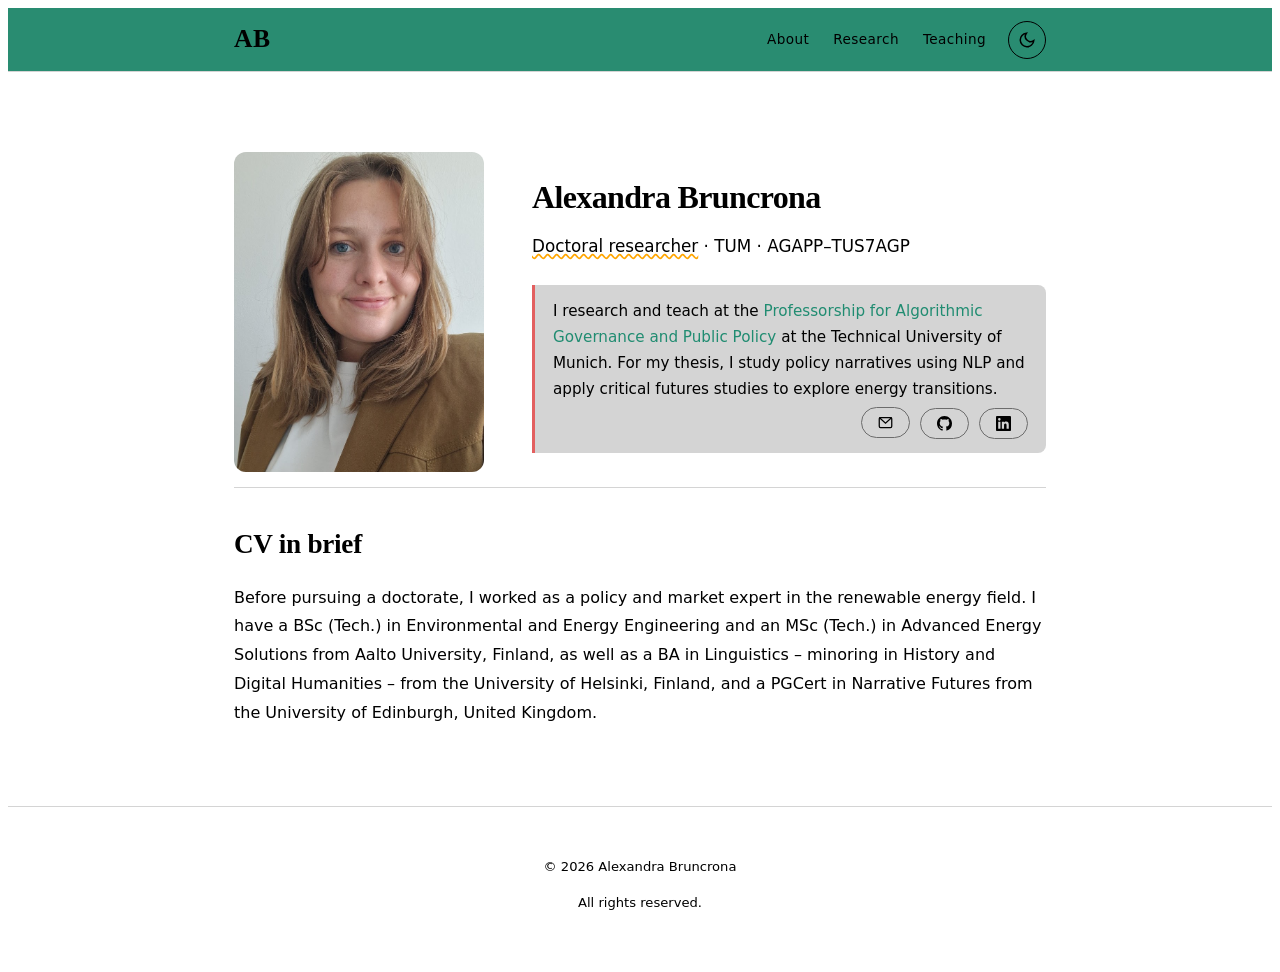
<file: index.html>
<!DOCTYPE html>
<html lang="en" data-theme="light">
<head>
    <meta charset="UTF-8">
    <meta name="viewport" content="width=device-width, initial-scale=1.0">
    <title>Alexandra Bruncrona</title>
    <meta name="description" content="Alexandra Bruncrona — Researcher.">
    <link rel="icon" href="favicon.png" type="image/png">
    
    <!-- Fonts and Icons -->
    <link rel="preconnect" href="https://fonts.googleapis.com">
    <link rel="preconnect" href="https://fonts.gstatic.com" crossorigin>
    <link href="https://fonts.googleapis.com/css2?family=Playfair+Display:ital,wght@0,400;0,500;0,600;0,700;1,400;1,500&display=swap" rel="stylesheet">
    <link href="https://fonts.googleapis.com/css2?family=Kalam:wght@700&display=swap" rel="stylesheet">
    <link rel="stylesheet" href="style.css">
</head>
<body>

    <!-- ══════ NAVIGATION ══════ -->
    <nav>
        <div class="nav-inner">
            <a href="index.html" class="nav-name">AB</a>
            <div class="nav-right">
                <button class="nav-toggle" onclick="document.querySelector('.nav-links').classList.toggle('active')" aria-label="Toggle menu">
                    <span></span><span></span><span></span>
                </button>
                
                <!-- Notice how these links now point to actual .html files! -->
                <ul class="nav-links">
                    <li><a href="index.html">About</a></li>
                    <li><a href="research.html">Research</a></li>
                    <li><a href="teaching.html">Teaching</a></li>
                </ul>
                
                <button class="theme-toggle" onclick="toggleTheme()" aria-label="Toggle dark mode">
                    <svg class="sun" width="18" height="18" viewBox="0 0 24 24" fill="none" stroke="currentColor" stroke-width="2"><circle cx="12" cy="12" r="5"/><path d="M12 1v2M12 21v2M4.22 4.22l1.42 1.42M18.36 18.36l1.42 1.42M1 12h2M21 12h2M4.22 19.78l1.42-1.42M18.36 5.64l1.42-1.42"/></svg>
                    <svg class="moon" width="18" height="18" viewBox="0 0 24 24" fill="none" stroke="currentColor" stroke-width="2"><path d="M21 12.79A9 9 0 1111.21 3 7 7 0 0021 12.79z"/></svg>
                </button>
            </div>
        </div>
    </nav>

    <main>
        <!-- ══════ ABOUT (HERO SECTION) ══════ -->
        <section id="about" class="hero">
            <div class="hero-photo-wrapper">
                <img src="photo.jpg" alt="Alexandra Bruncrona" class="hero-photo">
            </div>
            <div class="hero-text">
                <h1>Alexandra Bruncrona</h1>
                <p class="hero-affiliation">
                    <strong>Doctoral researcher</strong> · TUM · AGAPP–TUS7AGP
                </p>
                
            <div class="hero-bio-personal">
                I research and teach at the <a href="https://www.hfp.tum.de/agapp/home/">Professorship for Algorithmic Governance and Public Policy</a> at the Technical University of Munich.
                For my thesis, I study policy narratives using NLP and apply critical futures studies to explore energy transitions.  
                <div class="hero-links" style="margin-top: 5px;flex-wrap: nowrap; gap: 10px; align-items: center; justify-content: flex-end;">

                    <!-- Email dropdown -->
                    <div style="position: relative;">
                        <button onclick="this.nextElementSibling.classList.toggle('open')" class="hero-link" title="Email" style="background: none; border: 1px solid var(--color-border); cursor: pointer; font-family: var(--font-body);">
                            <svg viewBox="0 0 24 24" fill="none" stroke="currentColor" stroke-width="2"><rect x="2" y="4" width="20" height="16" rx="2"/><path d="M22 4L12 13 2 4"/></svg>
                        </button>
                        <div class="email-dropdown">
                            <a href="mailto:alexandra.bruncrona@tum.de">
                                <svg width="13" height="13" viewBox="0 0 24 24" fill="none" stroke="currentColor" stroke-width="2"><rect x="2" y="4" width="20" height="16" rx="2"/><path d="M22 4L12 13 2 4"/></svg>
                                Work (TUM)
                            </a>
                        </div>
                    </div>
                    <a href="https://github.com/" target="_blank" class="hero-link" title="GitHub">
                        <svg viewBox="0 0 24 24" fill="currentColor"><path d="M12 0C5.37 0 0 5.37 0 12c0 5.31 3.435 9.795 8.205 11.385.6.105.825-.255.825-.57 0-.285-.015-1.23-.015-2.235-3.015.555-3.795-.735-4.035-1.41-.135-.345-.72-1.41-1.23-1.695-.42-.225-1.02-.78-.015-.795.945-.015 1.62.87 1.845 1.23 1.08 1.815 2.805 1.305 3.495.99.105-.78.42-1.305.765-1.605-2.67-.3-5.46-1.335-5.46-5.925 0-1.305.465-2.385 1.23-3.225-.12-.3-.54-1.53.12-3.18 0 0 1.005-.315 3.3 1.23.96-.27 1.98-.405 3-.405s2.04.135 3 .405c2.295-1.56 3.3-1.23 3.3-1.23.66 1.65.24 2.88.12 3.18.765.84 1.23 1.905 1.23 3.225 0 4.605-2.805 5.625-5.475 5.925.435.375.81 1.095.81 2.22 0 1.605-.015 2.895-.015 3.3 0 .315.225.69.825.57A12.02 12.02 0 0024 12c0-6.63-5.37-12-12-12z"/></svg>
                    </a>
                    <a href="https://www.linkedin.com/in/alexandra-bruncrona/" target="_blank" class="hero-link" title="LinkedIn">
                        <svg viewBox="0 0 24 24" fill="currentColor"><path d="M20.447 20.452h-3.554v-5.569c0-1.328-.027-3.037-1.852-3.037-1.853 0-2.136 1.445-2.136 2.939v5.667H9.351V9h3.414v1.561h.046c.477-.9 1.637-1.85 3.37-1.85 3.601 0 4.267 2.37 4.267 5.455v6.286zM5.337 7.433a2.062 2.062 0 01-2.063-2.065 2.064 2.064 0 112.063 2.065zm1.782 13.019H3.555V9h3.564v11.452zM22.225 0H1.771C.792 0 0 .774 0 1.729v20.542C0 23.227.792 24 1.771 24h20.451C23.2 24 24 23.227 24 22.271V1.729C24 .774 23.2 0 22.222 0h.003z"/></svg>
                    </a>
                </div>
            </div>

            </section>

            <!-- ══════ CV ══════ -->
            <section id="cv">
            <h2 class="section-heading">CV in brief</h2>
            <!-- Experience -->
                <p class="hero-bio">
                    Before pursuing a doctorate, I worked as a policy and market expert in the renewable energy field. 
                    I have a BSc (Tech.) in Environmental and Energy Engineering and an MSc (Tech.) in Advanced Energy Solutions from Aalto University, Finland, as well as a BA in Linguistics – minoring in History and Digital Humanities – from the University of Helsinki, Finland, and a PGCert in Narrative Futures from the University of Edinburgh, United Kingdom.
                </p>
                <br>
                <br>
                
            </section>

    </main>

    <!-- ══════ FOOTER ══════ -->
    <footer>
        <p>&copy; 2026 Alexandra Bruncrona </p>
        <p style="margin-top: 4px;">All rights reserved.</p>
    </footer>

    <script src="script.js"></script>
</body>
</html>
</file>
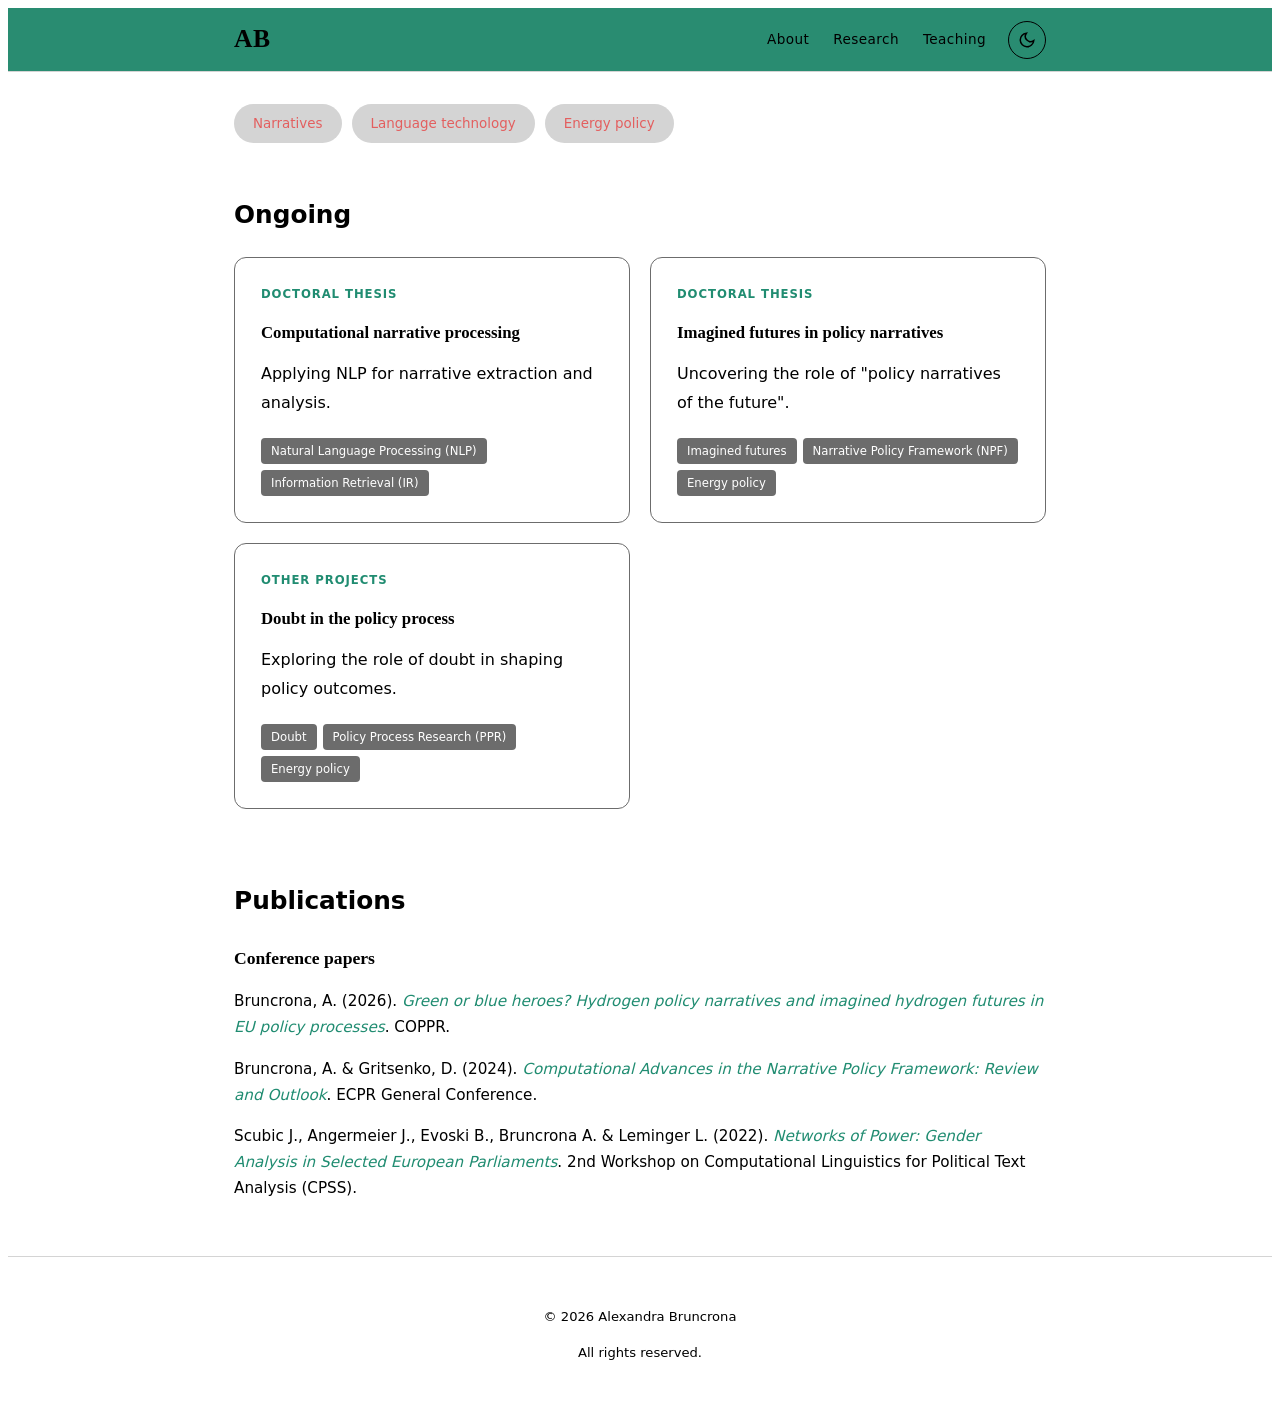
<file: research.html>
<!DOCTYPE html>
<html lang="en" data-theme="light">
<head>
    <meta charset="UTF-8">
    <meta name="viewport" content="width=device-width, initial-scale=1.0">
    <title>Research | Alexandra Bruncrona</title>
    <meta name="description" content="Alexandra Bruncrona's research.">
    <link rel="icon" href="favicon.png" type="image/png">
    
    <link rel="preconnect" href="https://fonts.googleapis.com">
    <link rel="preconnect" href="https://fonts.gstatic.com" crossorigin>
    <link href="https://fonts.googleapis.com/css2?family=Playfair+Display:ital,wght@0,400;0,500;0,600;0,700;1,400;1,500&display=swap" rel="stylesheet">
    <link href="https://fonts.googleapis.com/css2?family=Kalam:wght@700&display=swap" rel="stylesheet">
    <link rel="stylesheet" href="style.css">
</head>
<body>

    <!-- ══════ NAVIGATION ══════ -->
    <nav>
        <div class="nav-inner">
            <a href="index.html" class="nav-name">AB</a>
            <div class="nav-right">
                <button class="nav-toggle" onclick="document.querySelector('.nav-links').classList.toggle('active')" aria-label="Toggle menu">
                    <span></span><span></span><span></span>
                </button>
                <ul class="nav-links">
                    <li><a href="index.html">About</a></li>
                    <li><a href="research.html">Research</a></li>
                    <li><a href="teaching.html">Teaching</a></li>
                </ul>
                <button class="theme-toggle" onclick="toggleTheme()" aria-label="Toggle dark mode">
                    <svg class="sun" width="18" height="18" viewBox="0 0 24 24" fill="none" stroke="currentColor" stroke-width="2"><circle cx="12" cy="12" r="5"/><path d="M12 1v2M12 21v2M4.22 4.22l1.42 1.42M18.36 18.36l1.42 1.42M1 12h2M21 12h2M4.22 19.78l1.42-1.42M18.36 5.64l1.42-1.42"/></svg>
                    <svg class="moon" width="18" height="18" viewBox="0 0 24 24" fill="none" stroke="currentColor" stroke-width="2"><path d="M21 12.79A9 9 0 1111.21 3 7 7 0 0021 12.79z"/></svg>
                </button>
            </div>
        </div>
    </nav>

    <main>
        <div class="research-interests">
            <div class="interest-tags">
                <div class="tag">Narratives
                    <span class="tooltiptext">Narratives are essentially stories.</span>
                </div>
                <span class="tag">Language technology</span>
                <span class="tag">Energy policy</span>
            </div>
        </div>
        <div class="research-interests" style="margin-top: 20px;">
            
<!-- ══════ SUBPAGE HEADER ══════ -->
        <section id="research">
            <h2>Ongoing</h2>
 <!-- ══════PROJECTS ══════ -->
        <div class="subpage-body">
            <div class="projects-grid">                
                <!-- Project 1 -->
                <div class="project-card">
                    <div class="project-label">Doctoral thesis</div>
                    <h3>Computational narrative processing</h3>
                    <p>Applying NLP for narrative extraction and analysis.</p>
                    <div class="project-tools"><span>Natural Language Processing (NLP)</span><span>Information Retrieval (IR)</span></div>
                </div>
                <!-- Project 2 -->
                <div class="project-card">
                    <div class="project-label">Doctoral thesis</div>
                    <h3>Imagined futures in policy narratives</h3>
                    <p>Uncovering the role of "policy narratives of the future".</p>
                    <div class="project-tools"><span>Imagined futures</span><span>Narrative Policy Framework (NPF)</span><span>Energy policy</span></div>
                </div>
                <!-- Project 3 -->
                <div class="project-card">
                    <div class="project-label">Other projects</div>
                    <h3>Doubt in the policy process</h3>
                    <p>Exploring the role of doubt in shaping policy outcomes.</p>
                    <div class="project-tools"><span>Doubt</span><span>Policy Process Research (PPR)</span><span>Energy policy</span></div>
                </div>
            </div>
        </div>

        <!-- ══════ RESEARCH OUTPUT ══════ -->
            <h2>Publications</h2>           
                <h3>Conference papers</h3>
                <div style="margin-top: 16px;">
                    <p style="font-size: 0.95rem; color: var(--color-text-secondary); line-height: 1.7; margin-bottom: 16px;">
                        Bruncrona, A. (2026). <a href="https://policyprocessresearch.org/coppr26/"><em>Green or blue heroes? Hydrogen policy narratives and imagined hydrogen futures in EU policy processes</em></a>.
                        COPPR.
                    </p>
                    <p style="font-size: 0.95rem; color: var(--color-text-secondary); line-height: 1.7; margin-bottom: 16px;">
                        Bruncrona, A. & Gritsenko, D. (2024). <a href="https://ecpr.eu/Events/Event/PaperDetails/76472"><em>Computational Advances in the Narrative Policy Framework: Review and Outlook</em></a>.
                        ECPR General Conference.
                    </p>
                    <p style="font-size: 0.95rem; color: var(--color-text-secondary); line-height: 1.7; margin-bottom: 16px;">
                        Scubic J., Angermeier J., Evoski B., Bruncrona A. & Leminger L. (2022). <a href="https://www.researchgate.net/publication/363486965_Networks_of_Power_-_Gender_Analysis_in_Selected_European_Parliaments"><em>Networks of Power: Gender Analysis in Selected European Parliaments</em></a>.
                        2nd Workshop on Computational Linguistics for Political Text Analysis (CPSS).
                    </p>
                </div>
            <br>
        </section>      
   
    </main>
    
    <!-- ══════ FOOTER ══════ -->
    <footer>
        <p>&copy; 2026 Alexandra Bruncrona </p>
        <p style="margin-top: 4px;">All rights reserved.</p>
    </footer>

    <script src="script.js"></script>
</body>
</html>
</file>
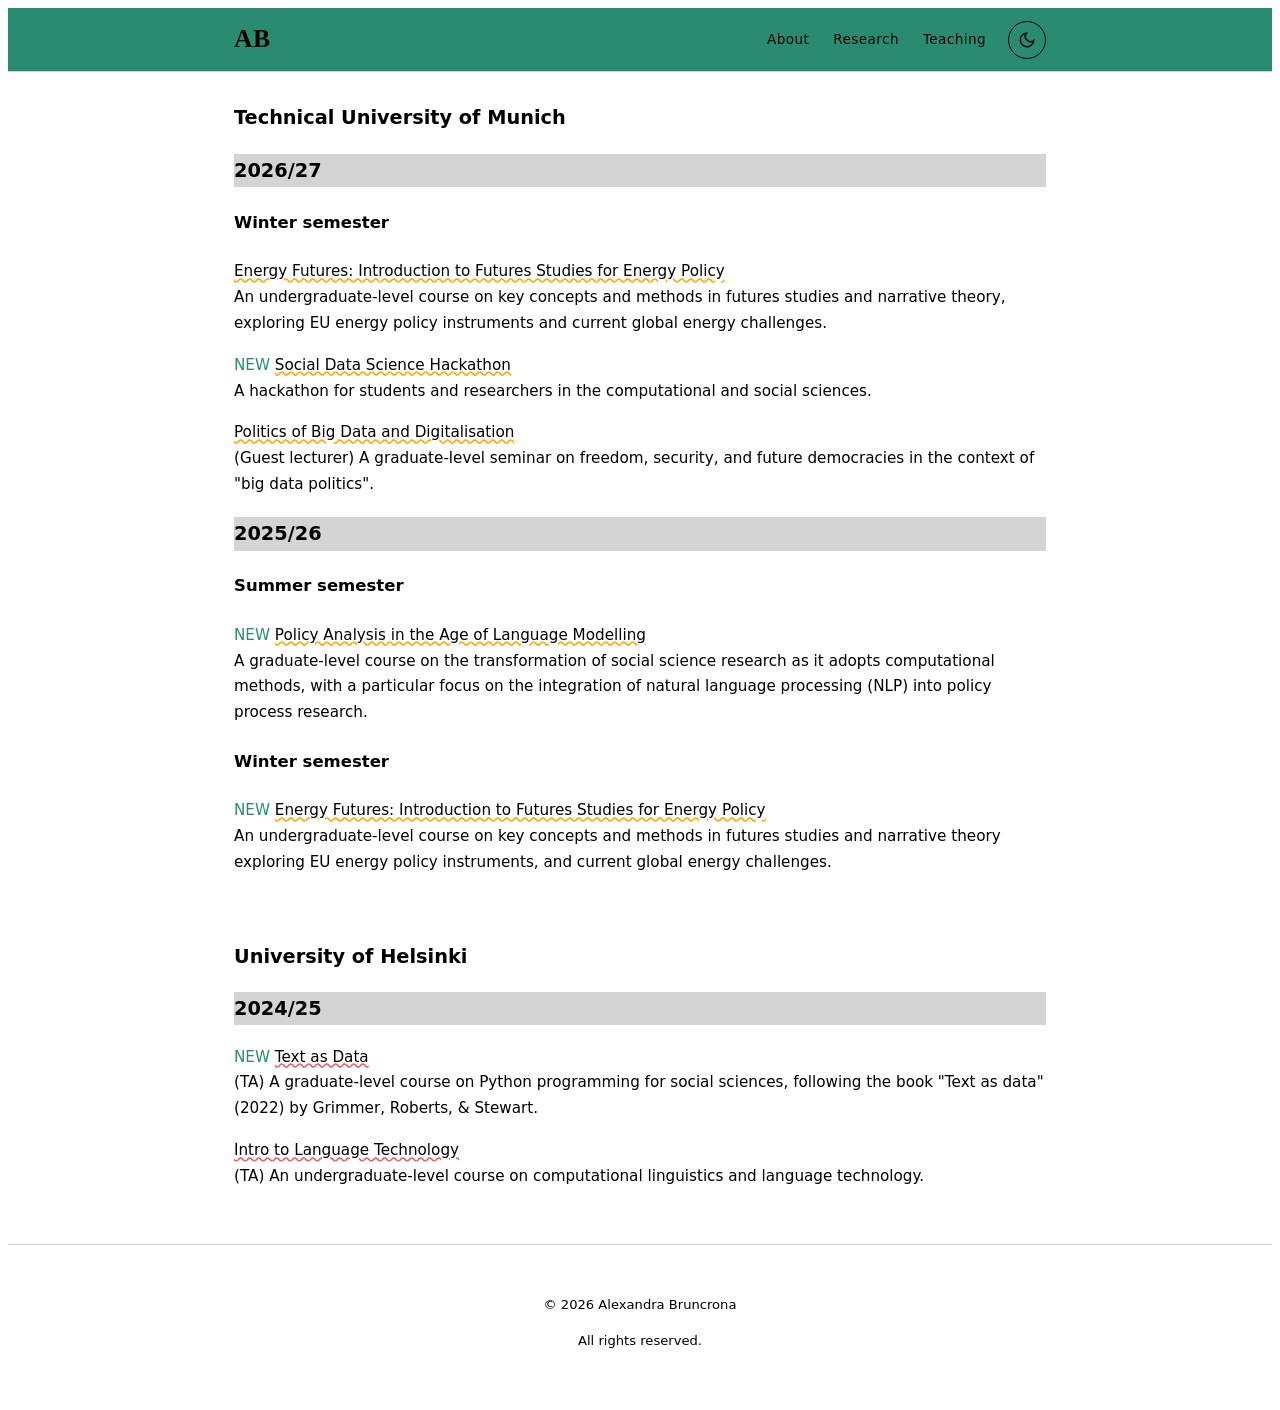
<file: teaching.html>
<!DOCTYPE html>
<html lang="en" data-theme="light">
<head>
    <meta charset="UTF-8">
    <meta name="viewport" content="width=device-width, initial-scale=1.0">
    <title>Teaching | Alexandra Bruncrona</title>
    <meta name="description" content="Alexandra Bruncrona's research.">
    <link rel="icon" href="favicon.png" type="image/png">
    
    <link rel="preconnect" href="https://fonts.googleapis.com">
    <link rel="preconnect" href="https://fonts.gstatic.com" crossorigin>
    <link href="https://fonts.googleapis.com/css2?family=Playfair+Display:ital,wght@0,400;0,500;0,600;0,700;1,400;1,500&display=swap" rel="stylesheet">
    <link href="https://fonts.googleapis.com/css2?family=Kalam:wght@700&display=swap" rel="stylesheet">
    <link rel="stylesheet" href="style.css">
</head>
<body>

    <!-- ══════ NAVIGATION ══════ -->
    <nav>
        <div class="nav-inner">
            <a href="index.html" class="nav-name">AB</a>
            <div class="nav-right">
                <button class="nav-toggle" onclick="document.querySelector('.nav-links').classList.toggle('active')" aria-label="Toggle menu">
                    <span></span><span></span><span></span>
                </button>
                <ul class="nav-links">
                    <li><a href="index.html">About</a></li>
                    <li><a href="research.html">Research</a></li>
                    <li><a href="teaching.html">Teaching</a></li>
                </ul>
                <button class="theme-toggle" onclick="toggleTheme()" aria-label="Toggle dark mode">
                    <svg class="sun" width="18" height="18" viewBox="0 0 24 24" fill="none" stroke="currentColor" stroke-width="2"><circle cx="12" cy="12" r="5"/><path d="M12 1v2M12 21v2M4.22 4.22l1.42 1.42M18.36 18.36l1.42 1.42M1 12h2M21 12h2M4.22 19.78l1.42-1.42M18.36 5.64l1.42-1.42"/></svg>
                    <svg class="moon" width="18" height="18" viewBox="0 0 24 24" fill="none" stroke="currentColor" stroke-width="2"><path d="M21 12.79A9 9 0 1111.21 3 7 7 0 0021 12.79z"/></svg>
                </button>
            </div>
        </div>
    </nav>

    <main>
            
<!-- ══════ SUBPAGE HEADER ══════ -->
    <!-- ══════ TEACHING ══════ -->
        <section id="teaching">
           
            <h3>Technical University of Munich</h3>           
            
            <h3 style="color: black; background-color: var(--color-accent-light);"> 2026/27</h3> 
                <h4>Winter semester</h4>
                <div style="margin-top: 16px;">
                    <p style="font-size: 0.95rem; color: var(--color-text-secondary); line-height: 1.7; margin-bottom: 16px;">
                        <span style="text-decoration: orange wavy underline;">Energy Futures: Introduction to Futures Studies for Energy Policy</span>
                          <br> An undergraduate-level course on key concepts and methods in futures studies and narrative theory, exploring EU energy policy instruments and current global energy challenges.
                    </p>
                    <p style="font-size: 0.95rem; color: var(--color-text-secondary); line-height: 1.7; margin-bottom: 16px;">
                        <span style="color: #298c71;">NEW   </span><span style="text-decoration: orange wavy underline;">Social Data Science Hackathon</span>
                          <br> A hackathon for students and researchers in the computational and social sciences.
                    </p>
                    <p style="font-size: 0.95rem; color: var(--color-text-secondary); line-height: 1.7; margin-bottom: 16px;">
                        <span style="text-decoration: orange wavy underline;">Politics of Big Data and Digitalisation</span>
                          <br> (Guest lecturer) A graduate-level seminar on freedom, security, and future democracies in the context of "big data politics".
                    </p>
                </div>
            
            <h3 style="color: black; background-color: var(--color-accent-light);"> 2025/26</h3>
                <h4>Summer semester</h4>
                <div style="margin-top: 16px;">
                    <p style="font-size: 0.95rem; color: var(--color-text-secondary); line-height: 1.7; margin-bottom: 16px;">
                        <span style="color: #298c71;">NEW   </span><span style="text-decoration: orange wavy underline;">Policy Analysis in the Age of Language Modelling</span>
                          <br> A graduate-level course on the transformation of social science research as it adopts computational methods, with a particular focus on the integration of natural language processing (NLP) into policy process research.
                    </p>
                </div>
               <h4>Winter semester</h4>
                <div style="margin-top: 16px;">
                    <p style="font-size: 0.95rem; color: var(--color-text-secondary); line-height: 1.7; margin-bottom: 16px;">
                        <span style="color: #298c71;">NEW   </span><span style="text-decoration: orange wavy underline;">Energy Futures: Introduction to Futures Studies for Energy Policy</span>
                          <br> An undergraduate-level course on key concepts and methods in futures studies and narrative theory exploring EU energy policy instruments, and current global energy challenges.
                    </p>
                </div>
            
            <br>
            
            <h3>University of Helsinki</h3>           
            
            <h3 style="color: black; background-color: var(--color-accent-light);"> 2024/25</h3>
                <div style="margin-top: 16px;">
                    <p style="font-size: 0.95rem; color: var(--color-text-secondary); line-height: 1.7; margin-bottom: 16px;">
                        <span style="color: #298c71;">NEW   </span><span style="text-decoration: wavy underline; text-decoration-color: #e35f5f";>Text as Data</span>
                          <br> (TA) A graduate-level course on Python programming for social sciences, following the book "Text as data" (2022) by Grimmer, Roberts, & Stewart.
                    </p>
                    <p style="font-size: 0.95rem; color: var(--color-text-secondary); line-height: 1.7; margin-bottom: 16px;">
                        <span style="text-decoration: wavy underline; ; text-decoration-color: #e35f5f;">Intro to Language Technology</span>
                          <br> (TA) An undergraduate-level course on computational linguistics and language technology.
                    </p>
                </div>
            <br>
        </section>      
   
    </main>
    
    <!-- ══════ FOOTER ══════ -->
    <footer>
        <p>&copy; 2026 Alexandra Bruncrona </p>
        <p style="margin-top: 4px;">All rights reserved.</p>
    </footer>

    <script src="script.js"></script>
</body>
</html>
</file>
<file: style.css>
/* ═══════════════════════════════════════
   THEME VARIABLES
═══════════════════════════════════════ */
:root {
    --font-display: 'Consolas', Georgia, serif;
    --font-body: -apple-system, BlinkMacSystemFont, 'Consolas', system-ui, sans-serif;
    --max-width: 860px;
    --nav-height: 64px;
    --radius: 12px;
    --radius-sm: 8px;
    --transition: 0.3s ease;
}

[data-theme="light"] {
    --color-bg: #FFFFFF;
    --color-bg-alt: #6c6c6c;
    --color-surface: #FFFFFF;
    --color-text: #000000;
    --color-text-secondary: #000000;
    --color-text-light: #FFFFFF;
    --color-accent: #208c71;
    --color-accent-hover: #e35f5f;
    --color-accent-light: #d4d4d4;
    --color-accent-secondary: orange;
    --color-border: #6c6c6c;
    --color-border-light: #d4d4d4;
    --color-warm-glow: rgba(212, 212, 212, 1);
    --color-card-shadow: rgba(223, 227, 0, 0.8);
    --color-nav-bg: #298c71;
    --icon-sun-display: none;
    --icon-moon-display: block;
}

[data-theme="dark"] {
    --color-bg: #000000;
    --color-bg-alt: #6c6c6c;
    --color-surface: black;
    --color-text: #FFFFFF;
    --color-text-secondary: #FFFFFF;
    --color-text-light: #FFFFFF;
    --color-accent: #208c71;
    --color-accent-hover: #e35f5f;
    --color-accent-light: #d4d4d4;
    --color-accent-secondary: orange;
    --color-border: #d4d4d4;
    --color-border-light: #6c6c6c;
    --color-warm-glow: rgba(196, 122, 138, 0.05);
    --color-card-shadow: rgba(0, 0, 0, 3);
    --color-nav-bg: rgba(0, 0, 0, 1);
    --icon-sun-display: block;
    --icon-moon-display: none;
}

/* ═══════════════════════════════════════
   RESET & BASE
═══════════════════════════════════════ */
*, *::before, *::after { margin: 10; padding: 0; box-sizing: border-box; }

html {
    scroll-behavior: smooth;
    scroll-padding-top: calc(var(--nav-height) + 32px);
}

body {
    font-family: var(--font-body);
    font-size: 16.5px;
    line-height: 1.72;
    color: var(--color-text);
    background: var(--color-bg);
    -webkit-font-smoothing: antialiased;
    transition: background var(--transition), color var(--transition);
}

::selection {
    background: var(--color-accent-light);
    color: var(--color-accent);
}

a {
    color: var(--color-accent);
    text-decoration: none;
    transition: color 0.2s ease;
}
a:hover { color: var(--color-accent-hover); }
img { max-width: 100%; display: block; }

/* ═══════════════════════════════════════
   NAVIGATION
═══════════════════════════════════════ */
nav {
    position: sticky;
    top: 0;
    z-index: 100;
    background: var(--color-nav-bg);
    backdrop-filter: blur(14px);
    -webkit-backdrop-filter: blur(14px);
    border-bottom: 1px solid var(--color-border-light);
    height: var(--nav-height);
    transition: background var(--transition);
}

.nav-inner {
    max-width: var(--max-width);
    margin: 0 auto;
    padding: 0 24px;
    height: 100%;
    display: flex;
    align-items: center;
    justify-content: space-between;
}

.nav-name {
    font-family: 'Consolas';
    font-size: 1.6rem;
    font-weight: 700;
    color: var(--color-text);
    letter-spacing: 0.02em;
}

.nav-right {
    display: flex;
    align-items: center;
    gap: 6px;
}

.nav-links {
    display: flex;
    gap: 24px;
    list-style: none;
    margin-right: 16px;
}

.nav-links a {
    font-size: 0.85rem;
    font-weight: 500;
    color: var(--color-text-secondary);
    letter-spacing: 0.03em;
    text-transform: none;
    position: relative;
    transition: color 0.2s;
}

.nav-links a::after {
    content: '';
    position: absolute;
    bottom: -4px;
    left: 0;
    width: 0;
    height: 2px;
    background: var(--color-accent);
    transition: width 0.3s ease;
    border-radius: 1px;
}

.nav-links a:hover { color: var(--color-accent); }
.nav-links a:hover::after { width: 100%; }

.theme-toggle {
    background: transparent;
    border: 1px solid var(--color-text-secondary);
    border-radius: 50%;
    width: 38px;
    height: 38px;
    display: flex;
    align-items: center;
    justify-content: center;
    cursor: pointer;
    transition: all 0.2s;
    flex-shrink: 0;
}

.theme-toggle:hover {
    border-color: var(--color-accent);
    background: var(--color-accent-light);
    color: var(--color-accent);
}

.theme-toggle .sun { display: var(--icon-sun-display); color: var(--color-text-secondary); }
.theme-toggle .moon { display: var(--icon-moon-display); color: var(--color-text-secondary); }

.nav-toggle {
    display: none;
    background: none;
    border: none;
    cursor: pointer;
    padding: 8px;
}

.nav-toggle span {
    display: block;
    width: 22px;
    height: 2px;
    background: var(--color-text);
    margin: 5px 0;
    transition: all 0.3s ease;
}

/* ═══════════════════════════════════════
   LAYOUT
═══════════════════════════════════════ */
main {
    max-width: var(--max-width);
    margin: 0 auto;
    padding: 0 24px;
}

section { padding: 10px 0px 10px 0px; }
section + section { border-top: 1px solid var(--color-border-light); }

.section-heading {
    font-family: var(--font-display);
    font-size: 1.7rem;
    font-weight: 600;
    margin-bottom: 8px;
    letter-spacing: -0.01em;
}

.section-subtitle {
    font-size: 0.95rem;
    color: var(--color-text-light);
    margin-bottom: 40px;
    font-style: italic;
}

/* ═══════════════════════════════════════
   HERO / ABOUT
═══════════════════════════════════════ */
.hero {
    display: grid;
    grid-template-columns: 250px 1fr;
    gap: 48px;
    align-items: start;
    padding-top: 80px;
}

.hero-photo-wrapper { position: relative; }

.hero-photo {
    width: 250px;
    height: 320px;
    border-radius: var(--radius);
    object-fit: cover;
    object-position: center 20%;
    position: relative;
    z-index: 1;
    box-shadow: 0 0px 0px var(--color-card-shadow);
}

.hero-text h1 {
    font-family: var(--font-display);
    font-size: 2.0rem;
    font-weight: 600;
    letter-spacing: -0.02em;
    line-height: 1.15;
    margin-bottom: 6px;
}

.hero-affiliation {
    font-size: 1.05rem;
    color: var(--color-text-secondary);
    margin-bottom: 24px;
}

.hero-affiliation strong {
    text-decoration: orange wavy underline;
    font-weight: 500;
}

.hero-greeting {
    font-family: var(--font-display);
    font-size: 1.15rem;
    font-style: italic;
    color: var(--color-accent);
    margin-bottom: 16px;
    opacity: 0.85;
}

.hero-bio {
    color: var(--color-text-secondary);
    font-size: 1rem;
    line-height: 1.8;
    margin-bottom: 12px;
}

.hero-bio-personal {
    background: var(--color-warm-glow);
    border-left: 3px solid var(--color-accent-hover);
    padding: 14px 18px;
    border-radius: 0 var(--radius-sm) var(--radius-sm) 0;
    margin: 20px 0 24px;
    font-size: 0.95rem;
    color: var(--color-text-secondary);
    line-height: 1.7;
}

.hero-links { display: flex; gap: 12px; flex-wrap: wrap; }

.hero-link {
    display: inline-flex;
    align-items: center;
    gap: 7px;
    font-size: 0.85rem;
    font-weight: 500;
    color: var(--color-text-secondary);
    padding: 7px 16px;
    border: 1px solid var(--color-border);
    border-radius: 24px;
    transition: all 0.2s ease;
}

.hero-link:hover {
    color: var(--color-accent);
    border-color: var(--color-accent);
    background: var(--color-accent-light);
}

.hero-link svg, .hero-link i { width: 15px; height: 15px; flex-shrink: 0; }

/* ═══════════════════════════════════════
   RESEARCH
═══════════════════════════════════════ */
.research-note {
    background: var(--color-warm-glow);
    border-left: 3px solid var(--color-accent);
    padding: 18px 22px;
    border-radius: 0 var(--radius-sm) var(--radius-sm) 0;
    font-size: 0.95rem;
    color: var(--color-text-secondary);
    line-height: 1.7;
}

.research-note em { color: var(--color-accent); font-style: normal; font-weight: 600; }
.research-interests { margin-top: 32px; }

.research-interests h3 {
    font-family: var(--font-display);
    font-size: 1.1rem;
    font-weight: 600;
    margin-bottom: 0px;
}

.interest-tags { display: flex; flex-wrap: wrap; gap: 10px; }

.tag {
    padding: 7px 18px;
    font-size: 0.84rem;
    font-weight: 500;
    color: var(--color-accent-hover);
    background: var(--color-accent-light);
    border-radius: 24px;
    border: 1px solid transparent;
    transition: all 0.2s;
}

.tag .tooltiptext {
  visibility: hidden;
  width: 100px;
  top: 100%;
  left: 100%;
  margin-left: -100px;
  background-color: var(--color-accent-hover);
  /* color of the tooltip text */
  color: #fff;
  text-align: left;
  font-size: 0.84rem;
  border-radius: 6px;
  padding: 5px 0;
  position: absolute;
  z-index: 1;
}

.tag:hover {
   border-color: var(--color-accent);
   .tooltiptext {visibility: visible}
}

/* ═══════════════════════════════════════
   PROJECTS
═══════════════════════════════════════ */
.projects-grid { display: grid; grid-template-columns: 1fr 1fr; gap: 20px; }

.project-card {
    background: var(--color-surface);
    border: 1px solid var(--color-border);
    border-radius: var(--radius);
    padding: 26px;
    transition: all 0.25s ease;
    position: relative;
    overflow: hidden;
}

.project-card::before {
    content: '';
    position: absolute;
    top: 0; left: 0; right: 0;
    height: 3px;
    background: linear-gradient(90deg, var(--color-accent), var(--color-accent-secondary));
    opacity: 0;
    transition: opacity 0.3s;
}

.project-card:hover {
    border-color: var(--color-accent);
    box-shadow: 0 0px 0px var(--color-card-shadow);
    transform: translateY(-3px);
}

.project-card:hover::before { opacity: 1; }

.project-label {
    font-size: 0.73rem;
    text-transform: uppercase;
    letter-spacing: 0.08em;
    font-weight: 600;
    color: var(--color-accent);
    margin-bottom: 8px;
}

.project-card h3 {
    font-family: var(--font-display);
    font-size: 1.05rem;
    font-weight: 600;
    margin-bottom: 10px;
    line-height: 1.4;
}

.project-card p {
    font-size: 0.9rem;
    color: var(--color-text-secondary);
    line-height: 1.65;
    margin-bottom: 14px;
}

.project-tools { display: flex; flex-wrap: wrap; gap: 6px; }

.project-tools span {
    font-size: 0.73rem;
    padding: 3px 10px;
    border-radius: 4px;
    background: var(--color-bg-alt);
    color: var(--color-text-light);
    font-weight: 500;
}

.project-link {
    display: inline-flex;
    align-items: center;
    gap: 4px;
    font-size: 0.85rem;
    font-weight: 600;
    margin-top: 12px;
}

.projects-see-all {
    margin-top: 32px;
    text-align: center;
}

.projects-see-all-link {
    font-weight: 600;
    font-size: 0.95rem;
    color: var(--color-accent);
    transition: color 0.2s;
}

.projects-see-all-link:hover {
    color: var(--color-accent-hover);
}

/* ═══════════════════════════════════════
   CV — Timeline style
═══════════════════════════════════════ */
.cv-section-label {
    font-family: var(--font-display);
    font-size: 1.15rem;
    font-weight: 600;
    margin-bottom: 24px;
    display: flex;
    align-items: center;
    gap: 10px;
}

.cv-section-label::after {
    content: '';
    flex: 1;
    height: 1px;
    background: var(--color-border);
}

/* Stacked CV layout */
.cv-group {
    display: grid;
    grid-template-columns: 120px 1fr;
    gap: 0;
}

.cv-category-label {
    font-family: var(--font-display);
    font-size: 0.95rem;
    font-weight: 500;
    color: var(--color-text-light);
    padding-top: 6px;
    padding-right: 24px;
    text-align: right;
    letter-spacing: -0.01em;
}

.cv-entries {
    border-left: 1.5px solid var(--color-border);
    padding-left: 0;
    padding-bottom: 40px;
}

.cv-group:last-child .cv-entries {
    padding-bottom: 8px;
}

.cv-item.collapsible {
    position: relative;
    padding-left: 28px;
}

.cv-item.collapsible::before {
    content: '';
    position: absolute;
    left: -4.5px;
    top: 14px;
    width: 8px;
    height: 8px;
    border-radius: 50%;
    background: var(--color-bg);
    border: 2px solid var(--color-border);
    transition: border-color 0.2s, background 0.2s;
}

.cv-item.collapsible:hover::before {
    border-color: var(--color-accent);
    background: var(--color-accent-light);
}

.cv-item {
    display: grid;
    grid-template-columns: 56px 1fr;
    gap: 20px;
    margin-bottom: 28px;
    align-items: start;
}

.cv-logo-wrapper {
    width: 52px;
    height: 52px;
    border-radius: 50%;
    overflow: hidden;
    flex-shrink: 0;
    background: #fff;
    border: 1px solid var(--color-border);
    display: flex;
    align-items: center;
    justify-content: center;
}

.cv-logo-wrapper img {
    width: 100%;
    height: 100%;
    object-fit: cover;
}

/* For logos that have too much whitespace and need padding (e.g., KOF, CP) */
.cv-logo-wrapper.logo-padded img {
    width: 75%;
    height: 75%;
    object-fit: contain;
}

/* Fine-tune vertical position for specific logos */
.cv-logo-wrapper.logo-nudge-up img {
    object-position: center 35%;
}

.cv-logo-placeholder {
    font-size: 1.2rem;
    font-weight: 700;
    color: var(--color-accent);
    font-family: var(--font-display);
}

.cv-details h4 { font-size: 1rem; font-weight: 600; margin-bottom: 2px; line-height: 1.3; }
.cv-details .cv-place { color: var(--color-accent); font-size: 0.9rem; font-weight: 500; }
.cv-details .cv-location { color: var(--color-text-light); font-size: 0.85rem; }
.cv-details .cv-date { font-size: 0.82rem; color: var(--color-text-light); margin-top: 2px; }
.cv-details .cv-description { font-size: 0.88rem; color: var(--color-text-secondary); margin-top: 6px; line-height: 1.6; }

.cv-columns {
    display: flex;
    flex-direction: column;
    gap: 0;
}

.btn {
    display: inline-flex;
    align-items: center;
    gap: 8px;
    padding: 11px 26px;
    font-size: 0.9rem;
    font-weight: 600;
    font-family: var(--font-body);
    color: #fff;
    background: var(--color-accent);
    border: none;
    border-radius: 28px;
    cursor: pointer;
    transition: all 0.2s ease;
    text-decoration: none;
}

.btn:hover {
    background: var(--color-accent-hover);
    color: #fff;
    transform: translateY(-1px);
    box-shadow: 0 6px 16px rgba(107, 45, 62, 0.25);
}

.cv-download {
    margin-top: 36px;
    text-align: right;
}

/* Collapsible CV items */
.cv-item.collapsible {
    grid-template-columns: 56px 1fr;
    gap: 20px;
    margin-bottom: 22px;
    padding-bottom: 22px;
    border-bottom: 1px solid var(--color-border-light);
}

.cv-main {
    min-width: 0;
}

.cv-summary {
    display: flex;
    justify-content: space-between;
    align-items: flex-start;
    gap: 16px;
    cursor: pointer;
}

.cv-toggle {
    width: 34px;
    height: 34px;
    border: 1px solid var(--color-border);
    border-radius: 10px;
    background: var(--color-surface);
    color: var(--color-text-secondary);
    display: flex;
    align-items: center;
    justify-content: center;
    flex-shrink: 0;
    cursor: pointer;
    transition: all 0.2s ease;
    padding: 0;
    margin-top: 2px;
}

.cv-toggle:hover {
    border-color: var(--color-accent);
    color: var(--color-accent);
    background: var(--color-accent-light);
}

.cv-toggle svg {
    transition: transform 0.25s ease;
}

.cv-item.open .cv-toggle svg {
    transform: rotate(180deg);
}

.cv-extra {
    display: none;
    margin-top: 12px;
    padding-right: 48px;
    color: var(--color-text-secondary);
    font-size: 0.9rem;
    line-height: 1.7;
}

.cv-item.open .cv-extra {
    display: block;
}

.cv-details .cv-location {
    display: inline;
}

.cv-details .cv-location::after {
    content: ' · ';
}

.cv-details .cv-date {
    display: inline;
    margin-top: 0;
}

.cv-extra p {
    margin-bottom: 8px;
}

.cv-extra ul {
    margin: 8px 0 0 18px;
    padding: 0;
}

.cv-extra li {
    margin-bottom: 6px;
}

@media (max-width: 768px) {
    .cv-extra {
        padding-right: 0;
    }

    .cv-toggle {
        width: 32px;
        height: 32px;
    }
}


/* ═══════════════════════════════════════
   INTERESTS 
═══════════════════════════════════════ */
.interests-intro {
    font-size: 1rem;
    color: var(--color-text-secondary);
    line-height: 1.8;
    margin-bottom: 40px;
    max-width: none;
}

.interests-gateway {
    display: grid;
    grid-template-columns: repeat(5, 1fr);
    gap: 20px;
}

.interest-tile {
    text-align: center;
    text-decoration: none;
    color: var(--color-text);
    transition: transform 0.3s ease;
}

.interest-tile:hover { transform: translateY(-6px); }
.interest-tile:hover .interest-tile-img { box-shadow: 0 12px 32px var(--color-card-shadow); }

.interest-tile-img {
    width: 100%;
    aspect-ratio: 1;
    object-fit: cover;
    border-radius: var(--radius);
    box-shadow: 0 4px 16px var(--color-card-shadow);
    transition: box-shadow 0.3s ease;
    margin-bottom: 12px;
}

.interest-tile-label {
    font-family: var(--font-display);
    font-size: 1rem;
    font-weight: 500;
    color: var(--color-text);
    letter-spacing: -0.01em;
}

/* ═══════════════════════════════════════
   CONTACT
═══════════════════════════════════════ */
.contact-content { display: grid; grid-template-columns: 1fr 1fr; gap: 48px; }

.contact-info p {
    font-size: 0.95rem;
    color: var(--color-text-secondary);
    margin-bottom: 24px;
    line-height: 1.7;
}

.contact-detail {
    display: flex;
    align-items: flex-start;
    gap: 14px;
    margin-bottom: 18px;
}

.contact-icon {
    width: 40px;
    height: 40px;
    border-radius: 50%;
    background: var(--color-accent-light);
    display: flex;
    align-items: center;
    justify-content: center;
    flex-shrink: 0;
}

.contact-icon svg { width: 18px; height: 18px; color: var(--color-accent); }
.contact-detail-label { font-weight: 600; font-size: 0.8rem; text-transform: uppercase; letter-spacing: 0.06em; color: var(--color-text-light); margin-bottom: 2px; }
.contact-detail-text { font-size: 0.92rem; }

.contact-map {
    background: var(--color-surface);
    border: 1px solid var(--color-border);
    border-radius: var(--radius);
    overflow: hidden;
    height: 280px;
}

.contact-map iframe { width: 100%; height: 100%; border: 0; filter: saturate(0.85); }
[data-theme="dark"] .contact-map iframe { filter: invert(0.9) hue-rotate(180deg) saturate(0.5); }

/* ═══════════════════════════════════════
   SUBPAGE STYLES (reading, music, etc.)
═══════════════════════════════════════ */
.subpage-header {
    padding: 20px 0 20px;
}

.breadcrumb {
    font-size: 0.85rem;
    color: var(--color-text-light);
    margin-bottom: 16px;
}

.breadcrumb a { color: var(--color-text-light); }
.breadcrumb a:hover { color: var(--color-accent); }

.subpage-header h1 {
    font-family: var(--font-display);
    font-size: 2rem;
    font-weight: 600;
    margin-bottom: 4px;
}

.subpage-header .subpage-quote {
    font-style: italic;
    color: var(--color-text-light);
    font-size: 1rem;
    margin-top: 8px;
}

.subpage-body {
    padding: 0 0 50px;
}

.subpage-body p {
    font-size: 1rem;
    color: var(--color-text-secondary);
    line-height: 1.8;
    margin-bottom: 20px;
}

.method-groups {
    display: flex;
    flex-direction: column;
    gap: 20px;
    margin: 20px 0;
}

.method-group-title {
    font-size: 0.78rem;
    text-transform: uppercase;
    letter-spacing: 0.06em;
    color: var(--color-text-light);
    margin-bottom: 10px;
    font-weight: 600;
}

.method-group .method-tags {
    margin: 0;
}

/* Book grid for reading page */
.book-shelf-label {
    font-family: var(--font-display);
    font-size: 1.15rem;
    font-weight: 600;
    margin: 36px 0 18px;
    display: flex;
    align-items: center;
    gap: 10px;
}

.book-shelf-label::after {
    content: '';
    flex: 1;
    height: 1px;
    background: var(--color-border);
}

.book-grid {
    display: grid;
    grid-template-columns: repeat(auto-fill, minmax(120px, 1fr));
    gap: 20px;
}

.book-card {
    text-align: center;
    text-decoration: none;
    color: var(--color-text);
}

.book-cover {
    width: 100%;
    aspect-ratio: 2/3;
    object-fit: cover;
    border-radius: 6px;
    box-shadow: 0 4px 14px var(--color-card-shadow);
    margin-bottom: 8px;
    transition: transform 0.2s, box-shadow 0.2s;
}

.book-card:hover .book-cover {
    transform: scale(1.04);
    box-shadow: 0 8px 24px var(--color-card-shadow);
}

.book-title { font-size: 0.8rem; font-weight: 600; line-height: 1.3; }
.book-author { font-size: 0.72rem; color: var(--color-text-light); }

/* Photo gallery for travel */
.photo-gallery {
    display: grid;
    grid-template-columns: repeat(3, 1fr);
    gap: 12px;
    margin-top: 24px;
}

.photo-gallery img {
    width: 100%;
    aspect-ratio: 4/3;
    object-fit: cover;
    border-radius: var(--radius-sm);
    transition: transform 0.2s;
    box-shadow: 0 2px 10px var(--color-card-shadow);
}

.photo-gallery img:hover { transform: scale(1.03); }

.photo-caption {
    font-size: 0.8rem;
    color: var(--color-text-light);
    text-align: center;
    margin-top: 4px;
}

/* Spotify embed */
.spotify-embed {
    margin-top: 20px;
    border-radius: var(--radius);
    overflow: hidden;
    max-width: 500px;
}

/* ═══════════════════════════════════════
   FOOTER
═══════════════════════════════════════ */
footer {
    border-top: 1px solid var(--color-border-light);
    padding: 36px 24px;
    text-align: center;
    font-size: 0.82rem;
    color: var(--color-text);
}

footer a { color: var(--color-text); }
footer a:hover { color: var(--color-accent); }

/* ═══════════════════════════════════════
   ANIMATIONS
═══════════════════════════════════════ */
@keyframes fadeInUp {
    from { opacity: 0; transform: translateY(24px); }
    to { opacity: 1; transform: translateY(0); }
}

.hero { animation: fadeInUp 0.7s ease-out; }
.subpage-header { animation: fadeInUp 0.6s ease-out; }

.email-dropdown {
    display: none;
    position: absolute;
    top: calc(100% + 8px);
    left: 0;
    background: var(--color-surface);
    border: 1px solid var(--color-border);
    border-radius: var(--radius-sm);
    box-shadow: 0 8px 24px var(--color-card-shadow);
    min-width: 260px;
    z-index: 200;
    overflow: hidden;
}

.email-dropdown.open { display: block; }

.email-dropdown a {
    display: flex;
    align-items: center;
    gap: 10px;
    padding: 12px 16px;
    font-size: 0.85rem;
    color: var(--color-text);
    transition: background 0.15s;
}

.email-dropdown a:hover { background: var(--color-accent-light); color: var(--color-accent); }

/* ═══════════════════════════════════════
   RESPONSIVE
═══════════════════════════════════════ */
@media (max-width: 768px) {
    .hero { grid-template-columns: 1fr; gap: 28px; text-align: center; padding-top: 48px; }
    .hero-photo-wrapper { margin: 0 auto; }
    .hero-photo { width: 200px; height: 240px; }
    .hero-photo-wrapper::before { display: none; }
    .hero-links { justify-content: center; }
    .hero-text h1 { font-size: 1.9rem; }

    .nav-links {
        display: none;
        position: absolute;
        top: var(--nav-height);
        left: 0; right: 0;
        background: var(--color-bg);
        flex-direction: column;
        padding: 16px 24px;
        gap: 16px;
        border-bottom: 1px solid var(--color-border);
        box-shadow: 0 8px 24px var(--color-card-shadow);
    }
    .nav-links.active { display: flex; }
    .nav-toggle { display: block; }

.cv-group {
    grid-template-columns: 1fr;
}

.cv-download {
    text-align: center;
}

.cv-category-label {
    text-align: left;
    padding: 0 0 12px 0;
    font-size: 1rem;
    font-weight: 600;
    color: var(--color-text-secondary);
}

.cv-entries {
    margin-left: 8px;
}

.cv-item.collapsible {
    padding-left: 20px;
}
   
    .projects-grid { grid-template-columns: 1fr; }
    .interests-gateway { grid-template-columns: repeat(3, 1fr); }
    .contact-content { grid-template-columns: 1fr; gap: 28px; }
    .photo-gallery { grid-template-columns: repeat(2, 1fr); }
    section { padding: 52px 0; }
}

@media (max-width: 480px) {
    .interests-gateway { grid-template-columns: repeat(2, 1fr); }
    .photo-gallery { grid-template-columns: 1fr; }
    .book-grid { grid-template-columns: repeat(auto-fill, minmax(100px, 1fr)); }
}











/* ═══════════════════════════════════════
   BLOG & CALENDAR STYLES
═══════════════════════════════════════ */
.theme-filters {
    display: flex;
    flex-wrap: wrap;
    gap: 10px;
    margin-bottom: 32px;
    padding-bottom: 24px;
    border-bottom: 1px solid var(--color-border-light);
}

.theme-btn {
    background: var(--color-surface);
    border: 1px solid var(--color-border);
    color: var(--color-text-secondary);
    padding: 6px 16px;
    border-radius: 20px;
    font-size: 0.85rem;
    font-weight: 500;
    cursor: pointer;
    transition: all 0.2s ease;
}

.theme-btn:hover {
    border-color: var(--color-accent);
    color: var(--color-accent);
}

.theme-btn.active {
    background: var(--color-accent);
    border-color: var(--color-accent);
    color: #fff;
}

/* 12-Month Calendar Grid */
.yearly-calendar-wrapper {
    margin-bottom: 48px;
}

.calendar-header {
    font-family: var(--font-display);
    font-size: 1.1rem;
    font-weight: 600;
    margin-bottom: 16px;
    color: var(--color-text);
}

.yearly-calendar {
    display: grid;
    grid-template-columns: repeat(auto-fill, minmax(140px, 1fr));
    gap: 16px;
}

.month-container {
    background: var(--color-surface);
    border: 1px solid var(--color-border);
    border-radius: var(--radius-sm);
    padding: 12px;
}

.month-name {
    font-size: 0.75rem;
    text-transform: uppercase;
    letter-spacing: 0.05em;
    font-weight: 600;
    margin-bottom: 8px;
    color: var(--color-text-light);
    text-align: center;
}

.days-grid {
    display: grid;
    grid-template-columns: repeat(7, 1fr);
    gap: 3px;
}

.day-cell {
    aspect-ratio: 1;
    background: var(--color-bg-alt);
    border-radius: 2px;
    font-size: 0.5rem;
    display: flex;
    align-items: center;
    justify-content: center;
    color: transparent; /* Hide numbers for a clean heatmap look */
    transition: background 0.3s;
}

.day-cell.has-post {
    background: var(--color-accent);
    box-shadow: 0 0 4px var(--color-accent-light);
    cursor: pointer;
}

.day-cell.has-post:hover {
    background: var(--color-accent-hover);
    transform: scale(1.2);
}

/* Hide posts when filtered out */
.project-card.hidden {
    display: none;
}
</file>
